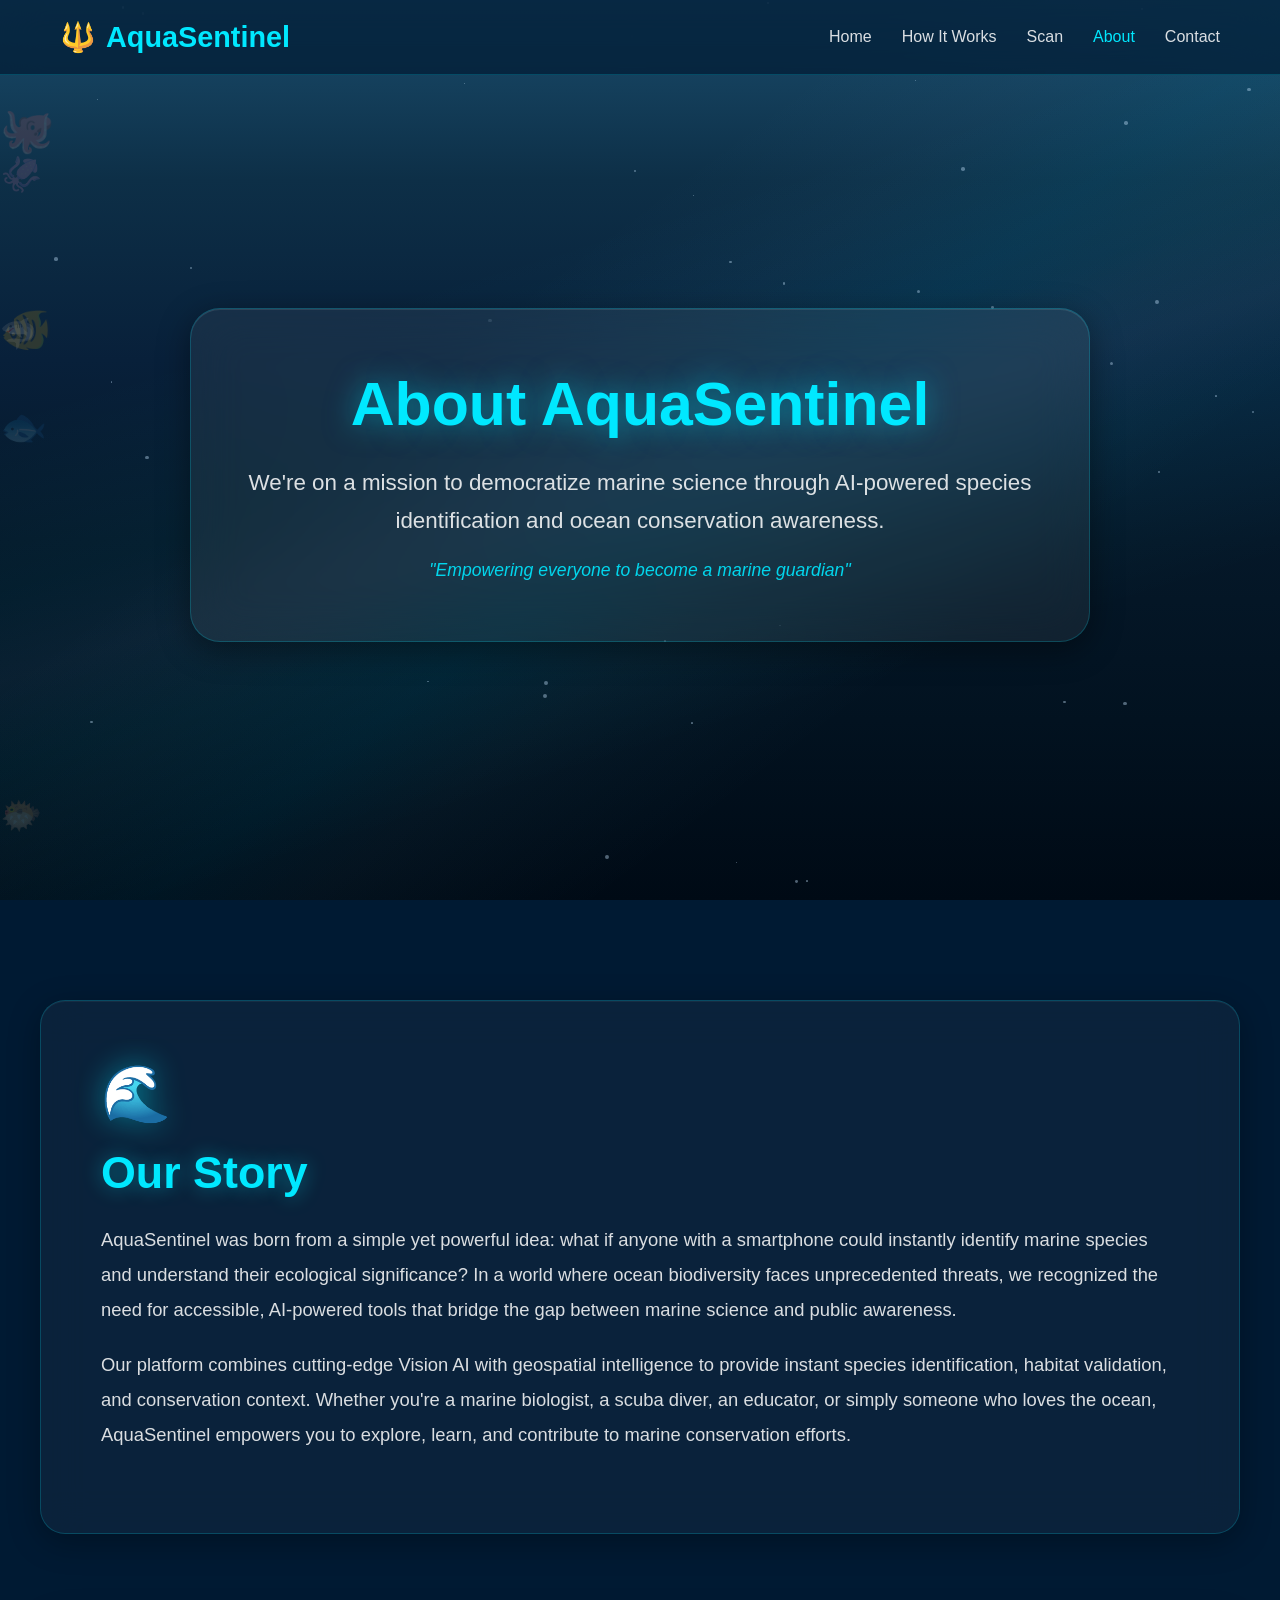
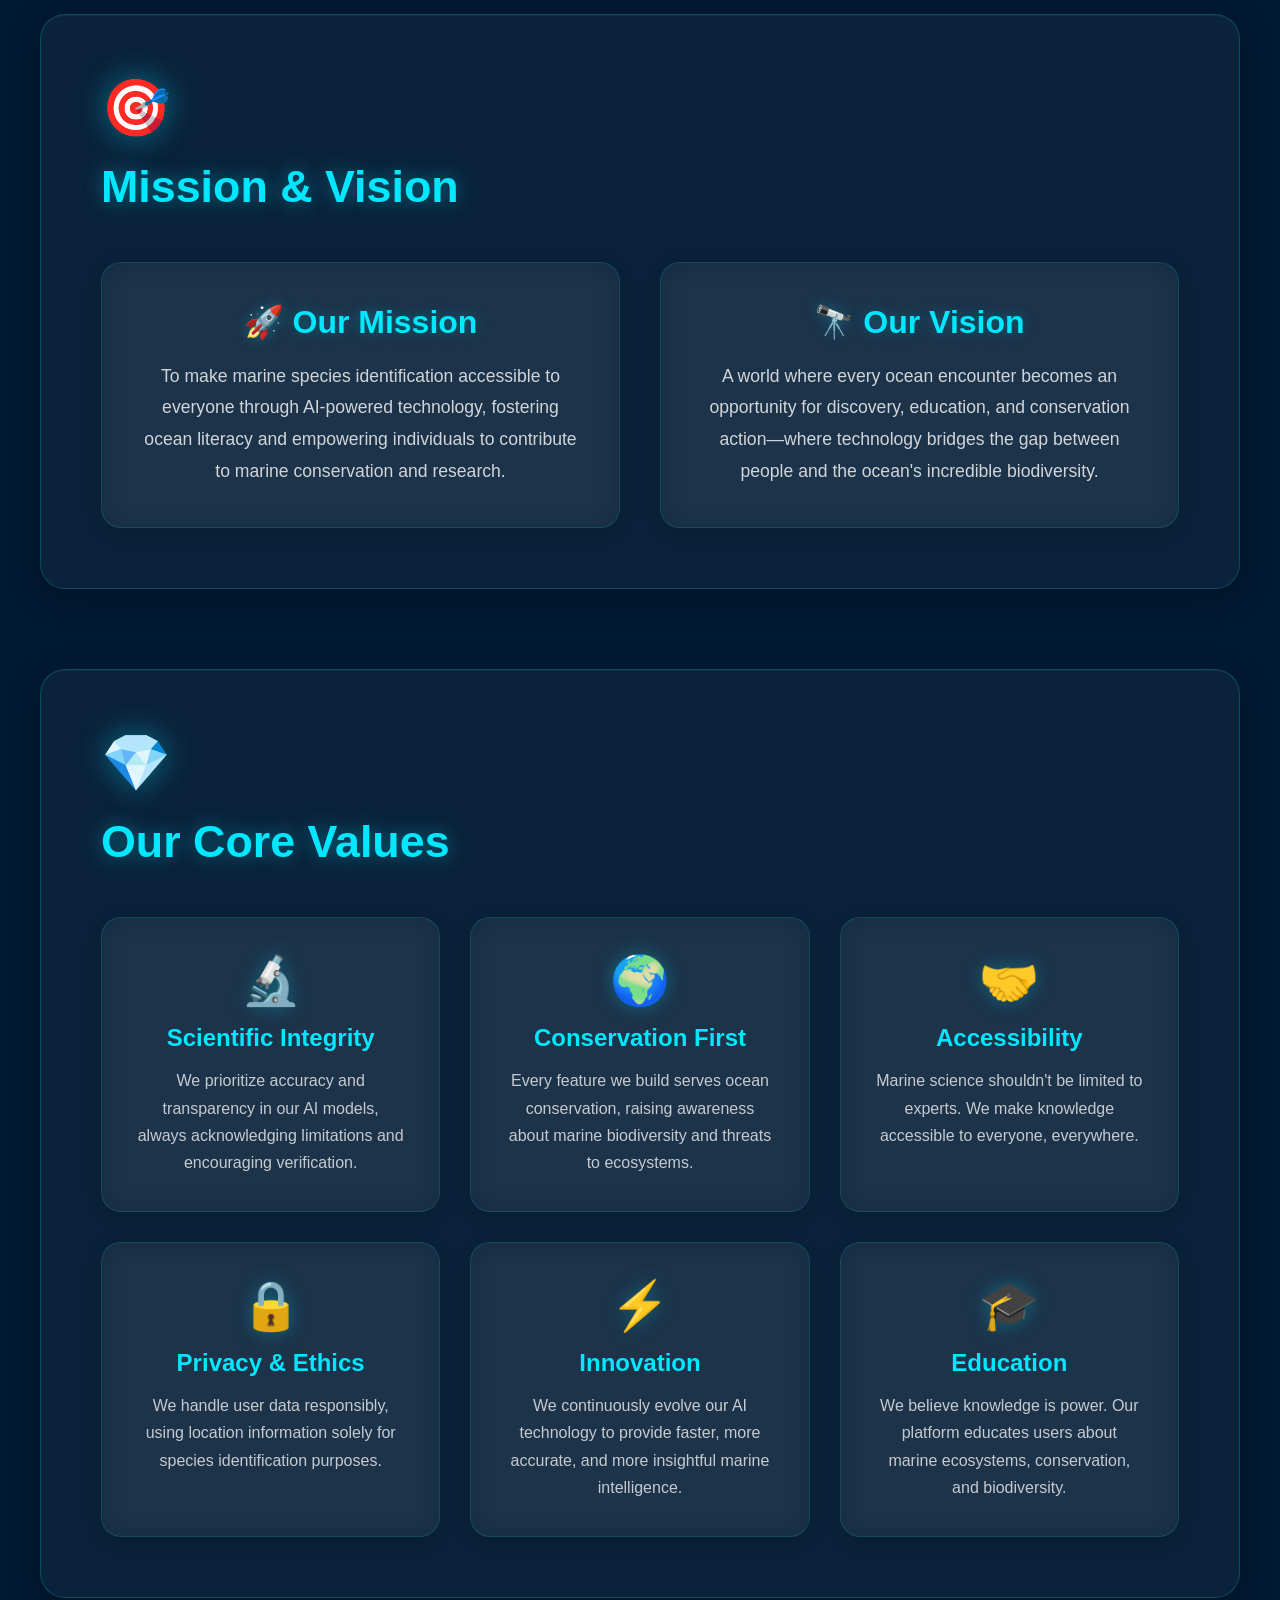
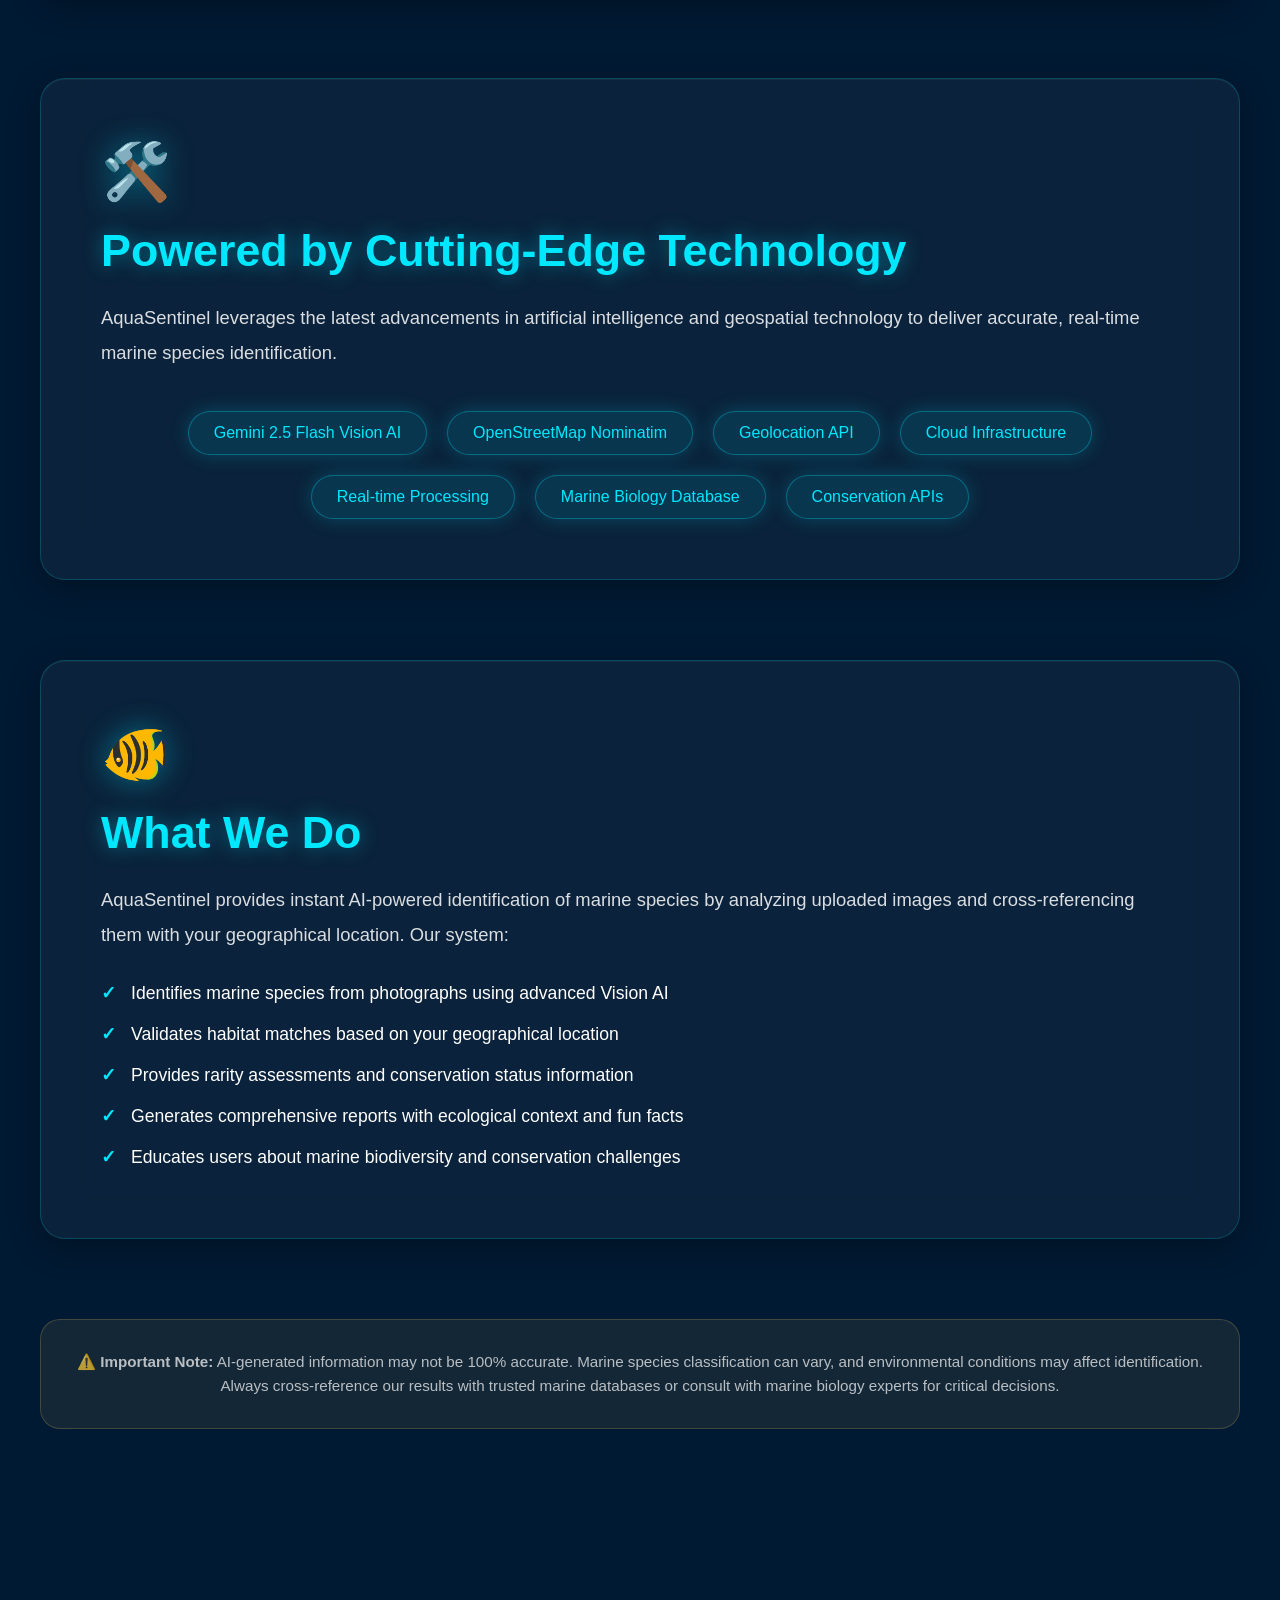
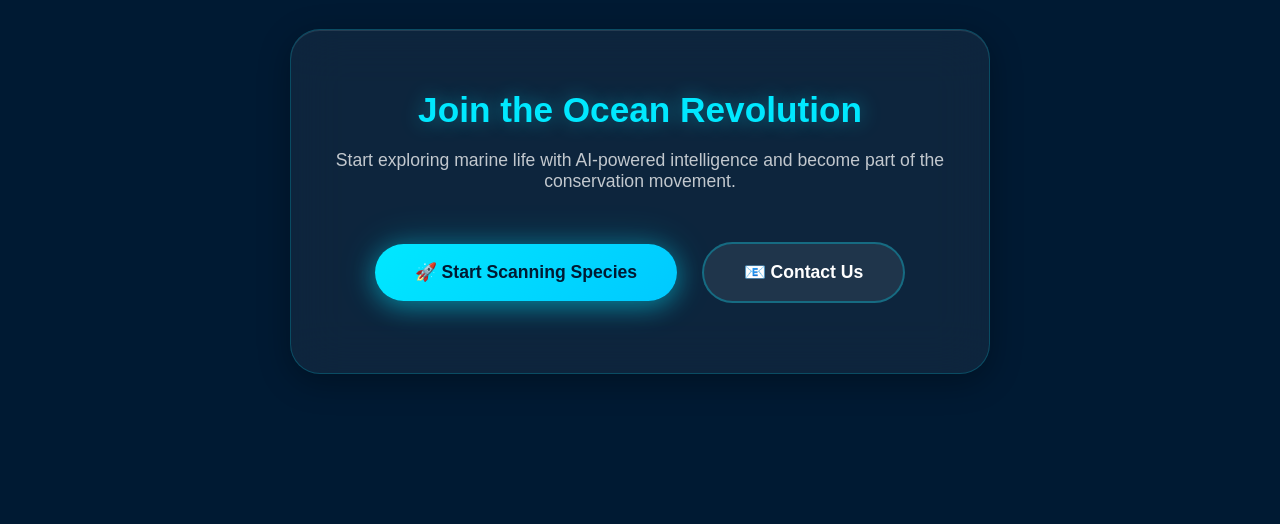
<file: templates/about.html>
<!DOCTYPE html>
<html lang="en">
<head>
    <meta charset="UTF-8">
    <meta name="viewport" content="width=device-width, initial-scale=1.0">
    <title>About Us - AquaSentinel</title>
    <style>
        * {
            margin: 0;
            padding: 0;
            box-sizing: border-box;
        }

        body {
            font-family: 'Segoe UI', Tahoma, Geneva, Verdana, sans-serif;
            color: #fff;
            overflow-x: hidden;
            background: #001a33;
        }

        /* UNDERWATER OCEAN BACKGROUND */
        .ocean-background {
            position: fixed;
            top: 0;
            left: 0;
            width: 100%;
            height: 100%;
            z-index: -1;
            background: linear-gradient(to bottom, 
                #1a4d6d 0%,
                #0d2f47 20%,
                #08203a 40%,
                #051829 60%,
                #021220 80%,
                #000a15 100%);
            overflow: hidden;
        }

        /* Sunlight rays coming through water */
        .sunlight-rays {
            position: absolute;
            top: -100px;
            left: -10%;
            width: 120%;
            height: 150%;
            background: 
                linear-gradient(165deg, 
                    transparent 30%, 
                    rgba(0, 232, 255, 0.04) 40%, 
                    rgba(100, 200, 255, 0.07) 45%, 
                    rgba(0, 232, 255, 0.05) 50%, 
                    transparent 60%),
                linear-gradient(145deg, 
                    transparent 35%, 
                    rgba(100, 200, 255, 0.03) 42%, 
                    rgba(0, 200, 255, 0.06) 48%, 
                    rgba(100, 220, 255, 0.04) 53%, 
                    transparent 62%);
            animation: water-rays 20s ease-in-out infinite;
            pointer-events: none;
        }

        @keyframes water-rays {
            0%, 100% { 
                transform: translateX(-5%) rotate(-2deg); 
                opacity: 0.7;
            }
            50% { 
                transform: translateX(5%) rotate(2deg); 
                opacity: 0.9;
            }
        }

        /* Floating bubbles */
        .bubbles {
            position: absolute;
            width: 100%;
            height: 100%;
            pointer-events: none;
        }

        .bubble {
            position: absolute;
            bottom: -100px;
            background: radial-gradient(circle at 30% 30%, 
                rgba(255, 255, 255, 0.4), 
                rgba(100, 200, 255, 0.1));
            border-radius: 50%;
            opacity: 0.6;
            animation: bubble-rise 15s infinite ease-in;
            box-shadow: inset 0 0 10px rgba(255, 255, 255, 0.3);
        }

        @keyframes bubble-rise {
            0% {
                transform: translateY(0) translateX(0) scale(0.5);
                opacity: 0;
            }
            10% {
                opacity: 0.6;
            }
            90% {
                opacity: 0.3;
            }
            100% {
                transform: translateY(-120vh) translateX(100px) scale(1);
                opacity: 0;
            }
        }

        /* Underwater particles */
        .particles {
            position: absolute;
            width: 100%;
            height: 100%;
        }

        .particle {
            position: absolute;
            background: rgba(200, 230, 255, 0.4);
            border-radius: 50%;
            animation: drift 25s infinite;
        }

        @keyframes drift {
            0% {
                transform: translate(0, 100vh) rotate(0deg);
                opacity: 0;
            }
            10% {
                opacity: 0.5;
            }
            90% {
                opacity: 0.3;
            }
            100% {
                transform: translate(50px, -20vh) rotate(360deg);
                opacity: 0;
            }
        }

        /* Fish silhouettes */
        .fish-container {
            position: absolute;
            width: 100%;
            height: 100%;
            pointer-events: none;
        }

        .fish {
            position: absolute;
            opacity: 0.15;
            animation: swim 30s infinite linear;
        }

        @keyframes swim {
            0% {
                transform: translateX(-100px) scaleX(1);
            }
            48% {
                transform: translateX(calc(100vw + 100px)) scaleX(1);
            }
            50% {
                transform: translateX(calc(100vw + 100px)) scaleX(-1);
            }
            98% {
                transform: translateX(-100px) scaleX(-1);
            }
            100% {
                transform: translateX(-100px) scaleX(1);
            }
        }

        /* Navigation */
        nav {
            position: fixed;
            top: 0;
            width: 100%;
            z-index: 1000;
            background: rgba(0, 26, 51, 0.7);
            backdrop-filter: blur(20px);
            border-bottom: 1px solid rgba(0, 232, 255, 0.2);
            padding: 20px 0;
        }

        nav .container {
            max-width: 1200px;
            margin: 0 auto;
            padding: 0 20px;
            display: flex;
            justify-content: space-between;
            align-items: center;
        }

        .logo {
            font-size: 1.8rem;
            font-weight: 700;
            color: #00E8FF;
            text-decoration: none;
            display: flex;
            align-items: center;
            gap: 10px;
        }

        .nav-links {
            display: flex;
            gap: 30px;
            list-style: none;
        }

        .nav-links a {
            color: rgba(255, 255, 255, 0.85);
            text-decoration: none;
            font-weight: 500;
            transition: color 0.3s ease;
        }

        .nav-links a:hover {
            color: #00E8FF;
        }

        .nav-links a.active {
            color: #00E8FF;
        }

        /* Main container */
        .container {
            position: relative;
            z-index: 1;
            max-width: 1200px;
            margin: 0 auto;
            padding: 0 20px;
        }

        /* Hero Section */
        .hero-section {
            min-height: 100vh;
            display: flex;
            flex-direction: column;
            justify-content: center;
            align-items: center;
            text-align: center;
            padding: 150px 20px 100px;
        }

        .hero-glass {
            background: rgba(255, 255, 255, 0.06);
            backdrop-filter: blur(25px);
            border: 1px solid rgba(0, 232, 255, 0.2);
            border-radius: 30px;
            padding: 60px 50px;
            box-shadow: 
                0 8px 32px rgba(0, 0, 0, 0.4),
                inset 0 1px 0 rgba(255, 255, 255, 0.1);
            max-width: 900px;
            animation: fade-in-up 1s ease-out;
        }

        @keyframes fade-in-up {
            from {
                opacity: 0;
                transform: translateY(30px);
            }
            to {
                opacity: 1;
                transform: translateY(0);
            }
        }

        h1 {
            font-size: 3.8rem;
            font-weight: 700;
            margin-bottom: 25px;
            color: #00E8FF;
            text-shadow: 0 0 30px rgba(0, 232, 255, 0.5);
        }

        .hero-subtitle {
            font-size: 1.4rem;
            color: rgba(255, 255, 255, 0.85);
            line-height: 1.7;
            margin-bottom: 20px;
        }

        .hero-tagline {
            font-size: 1.1rem;
            color: rgba(0, 232, 255, 0.9);
            font-style: italic;
            margin-top: 15px;
        }

        /* Content Sections */
        .content-section {
            padding: 100px 0;
        }

        .section-card {
            background: rgba(255, 255, 255, 0.04);
            backdrop-filter: blur(20px);
            border: 1px solid rgba(0, 232, 255, 0.2);
            border-radius: 25px;
            padding: 60px;
            margin-bottom: 80px;
            box-shadow: 
                0 8px 32px rgba(0, 0, 0, 0.3),
                inset 0 1px 0 rgba(255, 255, 255, 0.05);
            transition: all 0.3s ease;
            opacity: 0;
            transform: translateY(30px);
        }

        .section-card.visible {
            opacity: 1;
            transform: translateY(0);
        }

        .section-card:hover {
            transform: translateY(-5px);
            box-shadow: 
                0 15px 40px rgba(0, 232, 255, 0.25),
                inset 0 1px 0 rgba(255, 255, 255, 0.1);
        }

        h2 {
            font-size: 2.8rem;
            margin-bottom: 25px;
            color: #00E8FF;
            text-shadow: 0 0 20px rgba(0, 232, 255, 0.4);
        }

        .section-icon {
            font-size: 3.5rem;
            margin-bottom: 20px;
            display: inline-block;
            animation: float 3s ease-in-out infinite;
            filter: drop-shadow(0 0 15px rgba(0, 232, 255, 0.4));
        }

        @keyframes float {
            0%, 100% {
                transform: translateY(0);
            }
            50% {
                transform: translateY(-10px);
            }
        }

        .section-text {
            font-size: 1.15rem;
            line-height: 1.9;
            color: rgba(255, 255, 255, 0.85);
            margin-bottom: 20px;
        }

        /* Mission & Vision Grid */
        .mission-vision-grid {
            display: grid;
            grid-template-columns: repeat(auto-fit, minmax(350px, 1fr));
            gap: 40px;
            margin-top: 50px;
        }

        .mv-card {
            background: rgba(255, 255, 255, 0.04);
            backdrop-filter: blur(15px);
            border: 1px solid rgba(0, 232, 255, 0.15);
            border-radius: 20px;
            padding: 40px;
            text-align: center;
            box-shadow: 0 4px 20px rgba(0, 0, 0, 0.2);
            transition: all 0.3s ease;
        }

        .mv-card:hover {
            border-color: rgba(0, 232, 255, 0.4);
            transform: translateY(-5px);
            box-shadow: 0 8px 30px rgba(0, 232, 255, 0.2);
        }

        .mv-card h3 {
            font-size: 2rem;
            color: #00E8FF;
            margin-bottom: 20px;
            text-shadow: 0 0 15px rgba(0, 232, 255, 0.3);
        }

        .mv-card p {
            font-size: 1.1rem;
            line-height: 1.8;
            color: rgba(255, 255, 255, 0.8);
        }

        /* Values Section */
        .values-grid {
            display: grid;
            grid-template-columns: repeat(auto-fit, minmax(280px, 1fr));
            gap: 30px;
            margin-top: 50px;
        }

        .value-card {
            background: rgba(255, 255, 255, 0.04);
            backdrop-filter: blur(15px);
            border: 1px solid rgba(0, 232, 255, 0.15);
            border-radius: 20px;
            padding: 35px;
            text-align: center;
            transition: all 0.3s ease;
            box-shadow: 0 4px 20px rgba(0, 0, 0, 0.2);
        }

        .value-card:hover {
            border-color: rgba(0, 232, 255, 0.4);
            transform: translateY(-5px);
            box-shadow: 0 8px 30px rgba(0, 232, 255, 0.2);
        }

        .value-icon {
            font-size: 3rem;
            margin-bottom: 15px;
            filter: drop-shadow(0 0 10px rgba(0, 232, 255, 0.3));
        }

        .value-card h4 {
            font-size: 1.5rem;
            color: #00E8FF;
            margin-bottom: 15px;
        }

        .value-card p {
            font-size: 1rem;
            line-height: 1.7;
            color: rgba(255, 255, 255, 0.75);
        }

        /* Technology Stack */
        .tech-stack {
            display: flex;
            flex-wrap: wrap;
            gap: 20px;
            justify-content: center;
            margin-top: 40px;
        }

        .tech-badge {
            background: rgba(0, 232, 255, 0.1);
            border: 1px solid rgba(0, 232, 255, 0.3);
            padding: 12px 25px;
            border-radius: 50px;
            font-size: 1rem;
            color: #00E8FF;
            box-shadow: 0 0 20px rgba(0, 232, 255, 0.2);
            transition: all 0.3s ease;
        }

        .tech-badge:hover {
            background: rgba(0, 232, 255, 0.2);
            transform: scale(1.05);
            box-shadow: 0 0 30px rgba(0, 232, 255, 0.4);
        }

        /* Team Section */
        .team-intro {
            text-align: center;
            margin-bottom: 60px;
        }

        /* CTA Section */
        .cta-section {
            text-align: center;
            padding: 100px 20px 150px;
        }

        .cta-container {
            background: rgba(255, 255, 255, 0.05);
            backdrop-filter: blur(25px);
            border: 1px solid rgba(0, 232, 255, 0.2);
            border-radius: 30px;
            padding: 60px 40px;
            max-width: 700px;
            margin: 0 auto;
            box-shadow: 
                0 8px 32px rgba(0, 0, 0, 0.3),
                inset 0 1px 0 rgba(255, 255, 255, 0.1);
        }

        .cta-title {
            font-size: 2.2rem;
            margin-bottom: 20px;
            color: #00E8FF;
            text-shadow: 0 0 20px rgba(0, 232, 255, 0.4);
        }

        .cta-subtitle {
            font-size: 1.1rem;
            color: rgba(255, 255, 255, 0.75);
            margin-bottom: 40px;
        }

        .btn {
            padding: 18px 40px;
            border-radius: 50px;
            font-size: 1.1rem;
            font-weight: 600;
            text-decoration: none;
            display: inline-block;
            transition: all 0.3s ease;
            border: none;
            cursor: pointer;
            margin: 10px;
        }

        .btn-primary {
            background: linear-gradient(135deg, #00E8FF, #00C9FF);
            color: #001a33;
            box-shadow: 
                0 5px 25px rgba(0, 232, 255, 0.4),
                0 0 40px rgba(0, 232, 255, 0.2);
        }

        .btn-primary:hover {
            transform: translateY(-3px);
            box-shadow: 
                0 8px 30px rgba(0, 232, 255, 0.6),
                0 0 60px rgba(0, 232, 255, 0.4);
        }

        .btn-secondary {
            background: rgba(255, 255, 255, 0.08);
            color: #fff;
            border: 2px solid rgba(0, 232, 255, 0.3);
        }

        .btn-secondary:hover {
            background: rgba(255, 255, 255, 0.12);
            border-color: #00E8FF;
            box-shadow: 0 0 30px rgba(0, 232, 255, 0.3);
        }

        /* Disclaimer */
        .disclaimer {
            margin-top: 60px;
            padding: 30px;
            background: rgba(255, 200, 100, 0.08);
            backdrop-filter: blur(15px);
            border: 1px solid rgba(255, 200, 100, 0.2);
            border-radius: 20px;
            text-align: center;
        }

        .disclaimer p {
            font-size: 0.95rem;
            color: rgba(255, 255, 255, 0.7);
            line-height: 1.6;
        }

        /* Responsive */
        @media (max-width: 768px) {
            h1 {
                font-size: 2.5rem;
            }

            h2 {
                font-size: 2rem;
            }

            .hero-glass {
                padding: 40px 30px;
            }

            .section-card {
                padding: 40px 25px;
            }

            .mission-vision-grid,
            .values-grid {
                grid-template-columns: 1fr;
            }

            .nav-links {
                display: none;
            }

            .logo {
                font-size: 1.5rem;
            }
        }
    </style>
</head>
<body>
    <!-- Underwater Ocean Background -->
    <div class="ocean-background">
        <div class="sunlight-rays"></div>
        <div class="bubbles" id="bubbles"></div>
        <div class="particles" id="particles"></div>
        <div class="fish-container" id="fish-container"></div>
    </div>

    <!-- Navigation Bar -->
    <nav>
        <div class="container">
            <a href="#" class="logo">
                <span>🔱</span>
                AquaSentinel
            </a>
            <ul class="nav-links">
                <li><a href="#">Home</a></li>
                <li><a href="#">How It Works</a></li>
                <li><a href="#">Scan</a></li>
                <li><a href="#" class="active">About</a></li>
                <li><a href="#">Contact</a></li>
            </ul>
        </div>
    </nav>

    <!-- Hero Section -->
    <div class="hero-section">
        <div class="container">
            <div class="hero-glass">
                <h1>About AquaSentinel</h1>
                <p class="hero-subtitle">
                    We're on a mission to democratize marine science through AI-powered species identification and ocean conservation awareness.
                </p>
                <p class="hero-tagline">
                    "Empowering everyone to become a marine guardian"
                </p>
            </div>
        </div>
    </div>

    <!-- Content Sections -->
    <div class="container content-section">
        
        <!-- Our Story -->
        <div class="section-card">
            <div class="section-icon">🌊</div>
            <h2>Our Story</h2>
            <p class="section-text">
                AquaSentinel was born from a simple yet powerful idea: what if anyone with a smartphone could instantly identify marine species and understand their ecological significance? In a world where ocean biodiversity faces unprecedented threats, we recognized the need for accessible, AI-powered tools that bridge the gap between marine science and public awareness.
            </p>
            <p class="section-text">
                Our platform combines cutting-edge Vision AI with geospatial intelligence to provide instant species identification, habitat validation, and conservation context. Whether you're a marine biologist, a scuba diver, an educator, or simply someone who loves the ocean, AquaSentinel empowers you to explore, learn, and contribute to marine conservation efforts.
            </p>
        </div>

        <!-- Mission & Vision -->
        <div class="section-card">
            <div class="section-icon">🎯</div>
            <h2>Mission & Vision</h2>
            <div class="mission-vision-grid">
                <div class="mv-card">
                    <h3>🚀 Our Mission</h3>
                    <p>
                        To make marine species identification accessible to everyone through AI-powered technology, fostering ocean literacy and empowering individuals to contribute to marine conservation and research.
                    </p>
                </div>
                <div class="mv-card">
                    <h3>🔭 Our Vision</h3>
                    <p>
                        A world where every ocean encounter becomes an opportunity for discovery, education, and conservation action—where technology bridges the gap between people and the ocean's incredible biodiversity.
                    </p>
                </div>
            </div>
        </div>

        <!-- Our Values -->
        <div class="section-card">
            <div class="section-icon">💎</div>
            <h2>Our Core Values</h2>
            <div class="values-grid">
                <div class="value-card">
                    <div class="value-icon">🔬</div>
                    <h4>Scientific Integrity</h4>
                    <p>We prioritize accuracy and transparency in our AI models, always acknowledging limitations and encouraging verification.</p>
                </div>
                <div class="value-card">
                    <div class="value-icon">🌍</div>
                    <h4>Conservation First</h4>
                    <p>Every feature we build serves ocean conservation, raising awareness about marine biodiversity and threats to ecosystems.</p>
                </div>
                <div class="value-card">
                    <div class="value-icon">🤝</div>
                    <h4>Accessibility</h4>
                    <p>Marine science shouldn't be limited to experts. We make knowledge accessible to everyone, everywhere.</p>
                </div>
                <div class="value-card">
                    <div class="value-icon">🔒</div>
                    <h4>Privacy & Ethics</h4>
                    <p>We handle user data responsibly, using location information solely for species identification purposes.</p>
                </div>
                <div class="value-card">
                    <div class="value-icon">⚡</div>
                    <h4>Innovation</h4>
                    <p>We continuously evolve our AI technology to provide faster, more accurate, and more insightful marine intelligence.</p>
                </div>
                <div class="value-card">
                    <div class="value-icon">🎓</div>
                    <h4>Education</h4>
                    <p>We believe knowledge is power. Our platform educates users about marine ecosystems, conservation, and biodiversity.</p>
                </div>
            </div>
        </div>

        <!-- Technology Stack -->
        <div class="section-card">
            <div class="section-icon">🛠️</div>
            <h2>Powered by Cutting-Edge Technology</h2>
            <p class="section-text">
                AquaSentinel leverages the latest advancements in artificial intelligence and geospatial technology to deliver accurate, real-time marine species identification.
            </p>
            <div class="tech-stack">
                <div class="tech-badge">Gemini 2.5 Flash Vision AI</div>
                <div class="tech-badge">OpenStreetMap Nominatim</div>
                <div class="tech-badge">Geolocation API</div>
                <div class="tech-badge">Cloud Infrastructure</div>
                <div class="tech-badge">Real-time Processing</div>
                <div class="tech-badge">Marine Biology Database</div>
                <div class="tech-badge">Conservation APIs</div>
            </div>
        </div>

        <!-- What We Do -->
        <div class="section-card">
            <div class="section-icon">🐠</div>
            <h2>What We Do</h2>
            <p class="section-text">
                AquaSentinel provides instant AI-powered identification of marine species by analyzing uploaded images and cross-referencing them with your geographical location. Our system:
            </p>
            <ul style="list-style: none; margin-top: 20px;">
                <li style="padding: 10px 0; padding-left: 30px; position: relative; font-size: 1.1rem;">
                    <span style="position: absolute; left: 0; color: #00E8FF; font-weight: bold;">✓</span>
                    Identifies marine species from photographs using advanced Vision AI
                </li>
                <li style="padding: 10px 0; padding-left: 30px; position: relative; font-size: 1.1rem;">
                    <span style="position: absolute; left: 0; color: #00E8FF; font-weight: bold;">✓</span>
                    Validates habitat matches based on your geographical location
                </li>
                <li style="padding: 10px 0; padding-left: 30px; position: relative; font-size: 1.1rem;">
                    <span style="position: absolute; left: 0; color: #00E8FF; font-weight: bold;">✓</span>
                    Provides rarity assessments and conservation status information
                </li>
                <li style="padding: 10px 0; padding-left: 30px; position: relative; font-size: 1.1rem;">
                    <span style="position: absolute; left: 0; color: #00E8FF; font-weight: bold;">✓</span>
                    Generates comprehensive reports with ecological context and fun facts
                </li>
                <li style="padding: 10px 0; padding-left: 30px; position: relative; font-size: 1.1rem;">
                    <span style="position: absolute; left: 0; color: #00E8FF; font-weight: bold;">✓</span>
                    Educates users about marine biodiversity and conservation challenges
                </li>
            </ul>
        </div>

        <!-- Disclaimer -->
        <div class="disclaimer">
            <p>
                <strong>⚠️ Important Note:</strong> AI-generated information may not be 100% accurate. Marine species classification can vary, and environmental conditions may affect identification. Always cross-reference our results with trusted marine databases or consult with marine biology experts for critical decisions.
            </p>
        </div>

    </div>

    <!-- CTA Section -->
    <div class="cta-section">
        <div class="container">
            <div class="cta-container">
                <h2 class="cta-title">Join the Ocean Revolution</h2>
                <p class="cta-subtitle">
                    Start exploring marine life with AI-powered intelligence and become part of the conservation movement.
                </p>
                <div>
                    <a href="#" class="btn btn-primary">🚀 Start Scanning Species</a>
                    <a href="#" class="btn btn-secondary">📧 Contact Us</a>
                </div>
            </div>
        </div>
    </div>

    <script>
        // Generate floating bubbles
        function createBubbles() {
            const bubblesContainer = document.getElementById('bubbles');
            const bubbleCount = 25;

            for (let i = 0; i < bubbleCount; i++) {
                const bubble = document.createElement('div');
                bubble.className = 'bubble';
                
                const size = Math.random() * 20 + 5;
                bubble.style.width = size + 'px';
                bubble.style.height = size + 'px';
                bubble.style.left = Math.random() * 100 + '%';
                bubble.style.animationDelay = Math.random() * 10 + 's';
                bubble.style.animationDuration = (Math.random() * 10 + 10) + 's';
                
                bubblesContainer.appendChild(bubble);
            }
        }

        // Generate underwater particles
        function createParticles() {
            const particlesContainer = document.getElementById('particles');
            const particleCount = 50;

            for (let i = 0; i < particleCount; i++) {
                const particle = document.createElement('div');
                particle.className = 'particle';
                
                const size = Math.random() * 3 + 1;
                particle.style.width = size + 'px';
                particle.style.height = size + 'px';
                particle.style.left = Math.random() * 100 + '%';
                particle.style.top = Math.random() * 100 + '%';
                particle.style.animationDelay = Math.random() * 20 + 's';
                particle.style.animationDuration = (Math.random() * 20 + 20) + 's';
                
                particlesContainer.appendChild(particle);
            }
        }

        // Generate swimming fish
        function createFish() {
            const fishContainer = document.getElementById('fish-container');
            const fishCount = 6;
            const fishEmojis = ['🐟', '🐠', '🐡', '🦈', '🐙', '🦑'];

            for (let i = 0; i < fishCount; i++) {
                const fish = document.createElement('div');
                fish.className = 'fish';
                fish.textContent = fishEmojis[i % fishEmojis.length];
                fish.style.fontSize = (Math.random() * 20 + 25) + 'px';
                fish.style.top = (Math.random() * 80 + 10) + '%';
                fish.style.animationDelay = (Math.random() * 10) + 's';
                fish.style.animationDuration = (Math.random() * 20 + 25) + 's';
                
                fishContainer.appendChild(fish);
            }
        }

        // Scroll animations
        function initScrollAnimations() {
            const cards = document.querySelectorAll('.section-card');
            
            const observer = new IntersectionObserver((entries) => {
                entries.forEach(entry => {
                    if (entry.isIntersecting) {
                        entry.target.classList.add('visible');
                    }
                });
            }, {
                threshold: 0.1,
                rootMargin: '0px 0px -50px 0px'
            });

            cards.forEach(card => observer.observe(card));
        }

        // Parallax effect
        function initParallax() {
            window.addEventListener('scroll', () => {
                const scrolled = window.pageYOffset;
                const sunlightRays = document.querySelector('.sunlight-rays');
                
                if (sunlightRays) {
                    sunlightRays.style.transform = `translateY(${scrolled * 0.2}px) rotate(-2deg)`;
                }
            });
        }

        // Initialize
        document.addEventListener('DOMContentLoaded', () => {
            createBubbles();
            createParticles();
            createFish();
            initScrollAnimations();
            initParallax();
        });

        // Smooth scroll
        document.querySelectorAll('a[href^="#"]').forEach(anchor => {
            anchor.addEventListener('click', function (e) {
                e.preventDefault();
                const target = document.querySelector(this.getAttribute('href'));
                if (target) {
                    target.scrollIntoView({ behavior: 'smooth', block: 'start' });
                }
            });
        });
    </script>
</body>
</html>
</file>
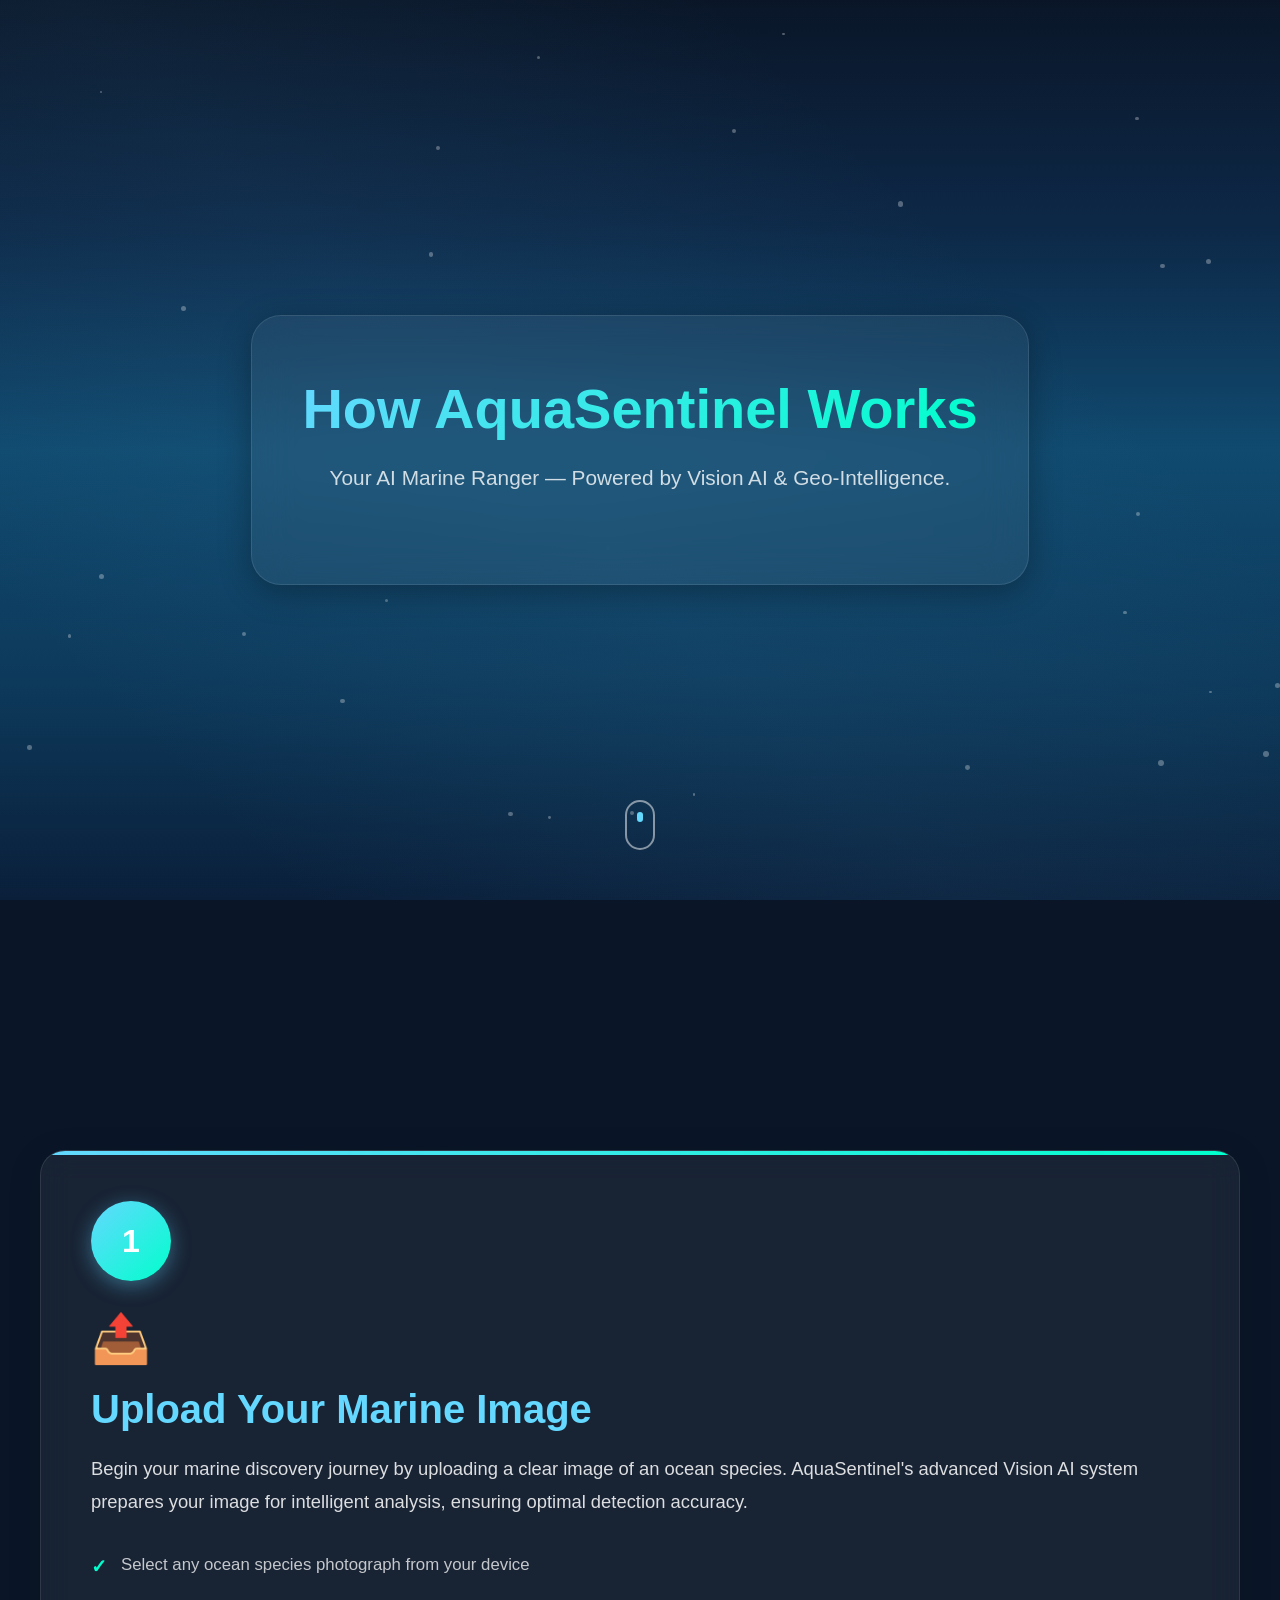
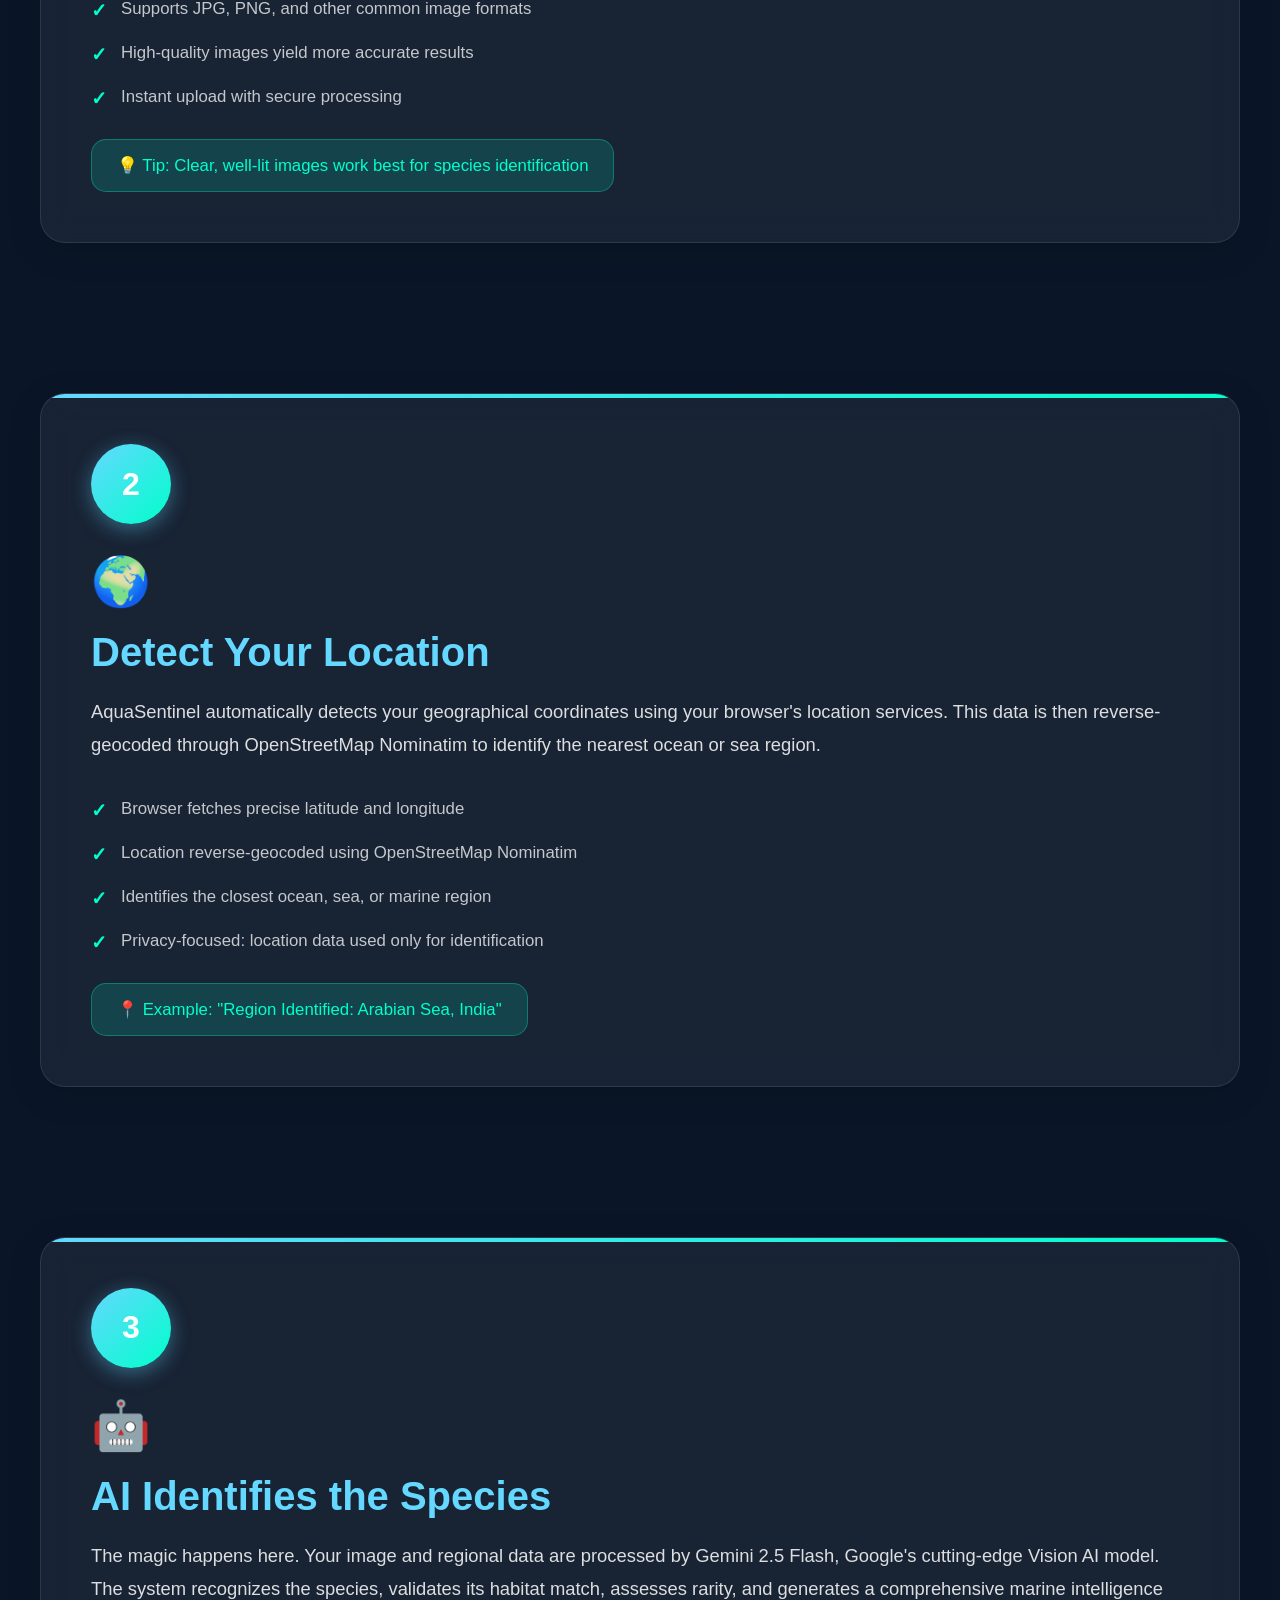
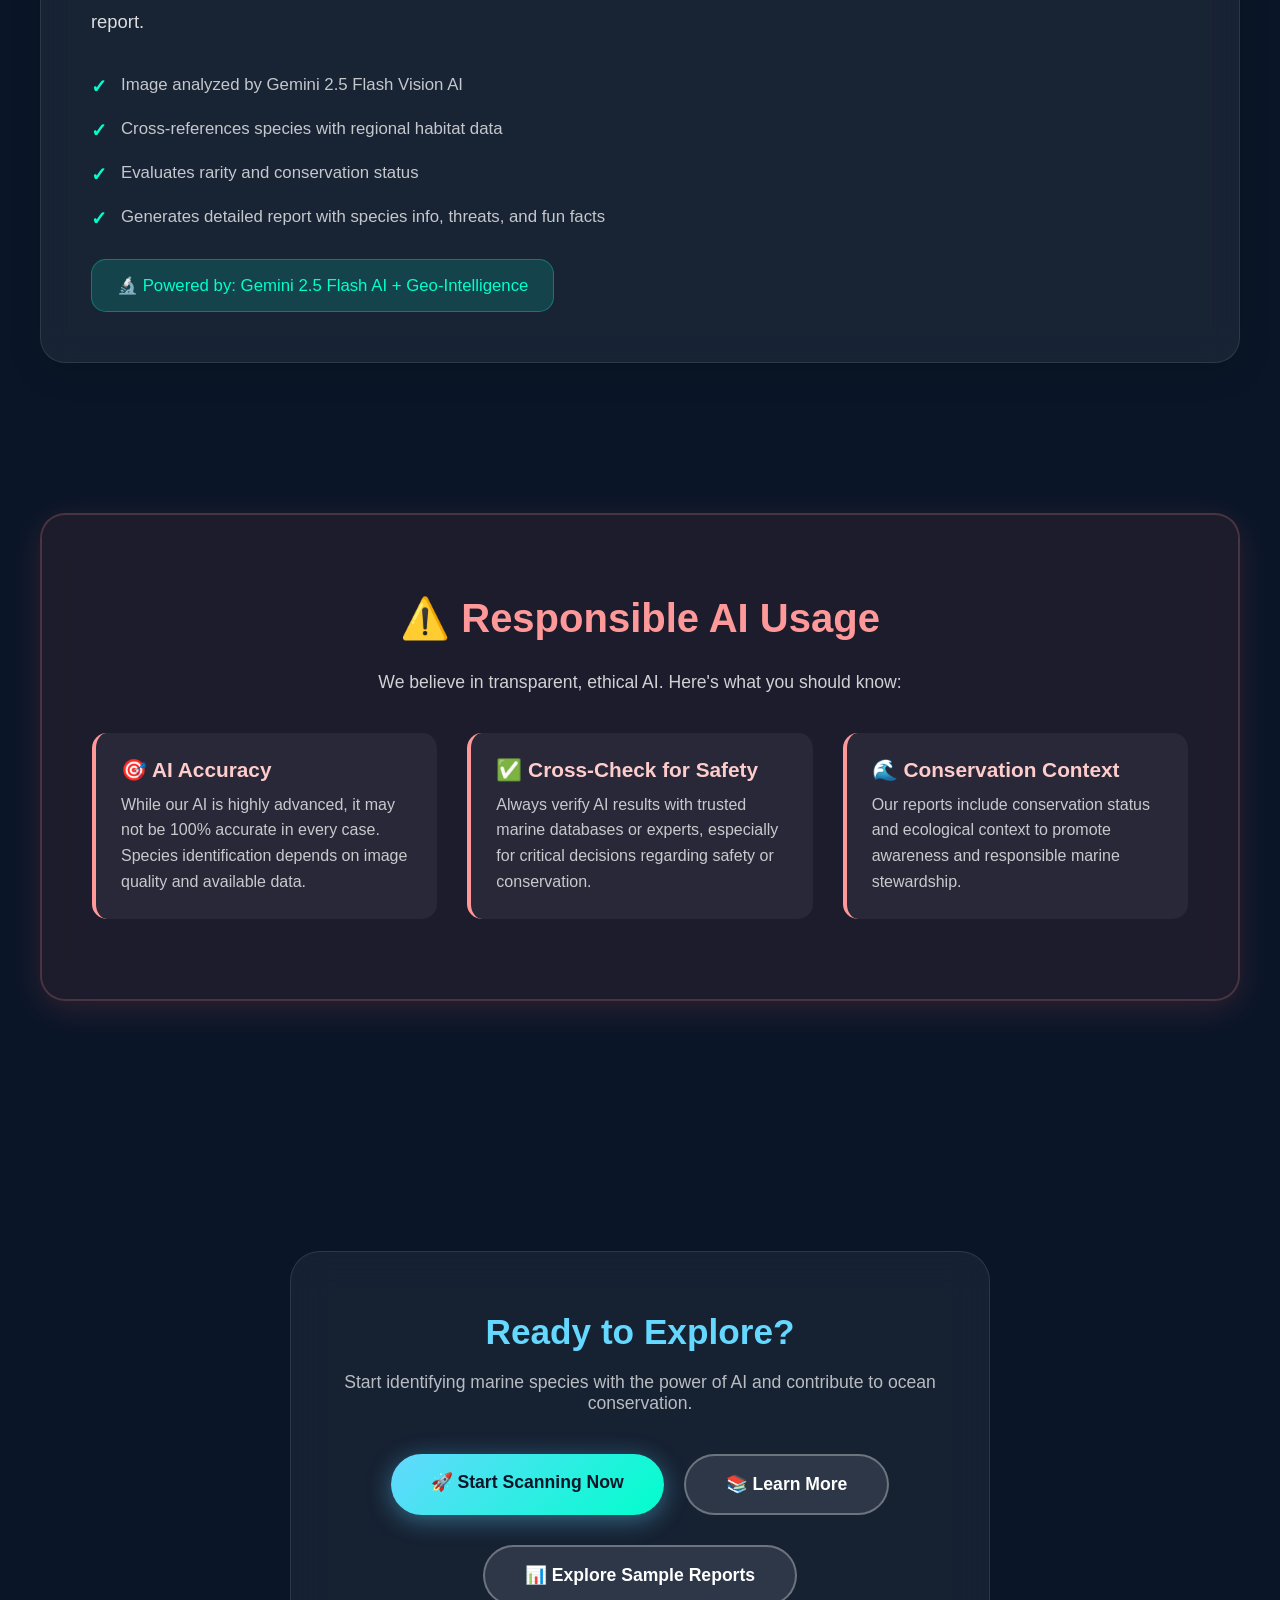
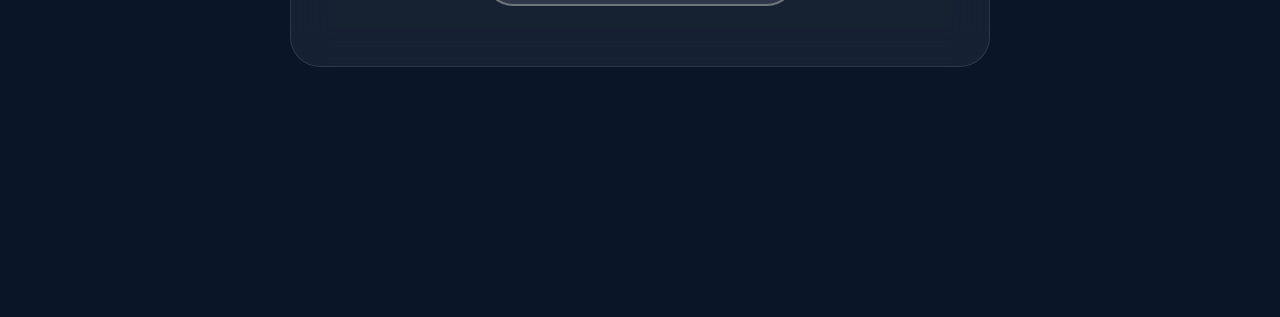
<file: templates/howitworks.html>
<!DOCTYPE html>
<html lang="en">
<head>
    <meta charset="UTF-8">
    <meta name="viewport" content="width=device-width, initial-scale=1.0">
    <title>How It Works - AquaSentinel</title>
    <style>
        * {
            margin: 0;
            padding: 0;
            box-sizing: border-box;
        }

        body {
            font-family: 'Segoe UI', Tahoma, Geneva, Verdana, sans-serif;
            color: #fff;
            overflow-x: hidden;
            background: #0a1628;
        }

        /* Animated underwater background */
        .ocean-background {
            position: fixed;
            top: 0;
            left: 0;
            width: 100%;
            height: 100%;
            z-index: -1;
            background: linear-gradient(to bottom, 
                #0a1628 0%, 
                #0d2847 25%, 
                #104a6f 50%, 
                #0d3a5c 75%, 
                #0a1f3a 100%);
            overflow: hidden;
        }

        /* Animated light rays */
        .light-rays {
            position: absolute;
            top: -50%;
            left: -10%;
            width: 120%;
            height: 200%;
            background: 
                linear-gradient(45deg, 
                    transparent 40%, 
                    rgba(100, 200, 255, 0.03) 45%, 
                    rgba(100, 200, 255, 0.05) 50%, 
                    rgba(100, 200, 255, 0.03) 55%, 
                    transparent 60%);
            background-size: 200% 200%;
            animation: light-sweep 15s ease-in-out infinite;
        }

        @keyframes light-sweep {
            0%, 100% { transform: translateX(-10%) translateY(-10%) rotate(0deg); }
            50% { transform: translateX(10%) translateY(10%) rotate(2deg); }
        }

        /* Floating particles */
        .particles {
            position: absolute;
            width: 100%;
            height: 100%;
        }

        .particle {
            position: absolute;
            background: rgba(255, 255, 255, 0.3);
            border-radius: 50%;
            animation: float-up 20s infinite;
        }

        @keyframes float-up {
            0% {
                transform: translateY(100vh) translateX(0) scale(0);
                opacity: 0;
            }
            10% {
                opacity: 1;
            }
            90% {
                opacity: 1;
            }
            100% {
                transform: translateY(-20vh) translateX(50px) scale(1);
                opacity: 0;
            }
        }

        /* Main container */
        .container {
            position: relative;
            z-index: 1;
            max-width: 1200px;
            margin: 0 auto;
            padding: 0 20px;
        }

        /* Header section */
        .header-section {
            min-height: 100vh;
            display: flex;
            flex-direction: column;
            justify-content: center;
            align-items: center;
            text-align: center;
            padding: 100px 20px;
        }

        .header-glass {
            background: rgba(255, 255, 255, 0.05);
            backdrop-filter: blur(20px);
            border: 1px solid rgba(255, 255, 255, 0.1);
            border-radius: 30px;
            padding: 60px 50px;
            box-shadow: 0 8px 32px rgba(0, 0, 0, 0.3);
            max-width: 800px;
            animation: fade-in-up 1s ease-out;
        }

        @keyframes fade-in-up {
            from {
                opacity: 0;
                transform: translateY(30px);
            }
            to {
                opacity: 1;
                transform: translateY(0);
            }
        }

        h1 {
            font-size: 3.5rem;
            font-weight: 700;
            margin-bottom: 20px;
            background: linear-gradient(135deg, #64d8ff, #00ffcc);
            -webkit-background-clip: text;
            -webkit-text-fill-color: transparent;
            background-clip: text;
        }

        .subtitle {
            font-size: 1.3rem;
            color: rgba(255, 255, 255, 0.8);
            line-height: 1.6;
            margin-bottom: 30px;
        }

        /* Step sections */
        .steps-container {
            padding: 100px 0;
        }

        .step {
            margin: 150px 0;
            opacity: 0;
            transform: translateY(50px);
            transition: all 0.8s ease-out;
        }

        .step.visible {
            opacity: 1;
            transform: translateY(0);
        }

        .step-card {
            background: rgba(255, 255, 255, 0.06);
            backdrop-filter: blur(15px);
            border: 1px solid rgba(255, 255, 255, 0.1);
            border-radius: 25px;
            padding: 50px;
            box-shadow: 0 8px 32px rgba(0, 0, 0, 0.2);
            position: relative;
            overflow: hidden;
            transition: transform 0.3s ease, box-shadow 0.3s ease;
        }

        .step-card:hover {
            transform: translateY(-10px);
            box-shadow: 0 15px 40px rgba(100, 216, 255, 0.2);
        }

        .step-card::before {
            content: '';
            position: absolute;
            top: 0;
            left: 0;
            width: 100%;
            height: 4px;
            background: linear-gradient(90deg, #64d8ff, #00ffcc);
        }

        .step-number {
            display: inline-block;
            width: 80px;
            height: 80px;
            background: linear-gradient(135deg, #64d8ff, #00ffcc);
            border-radius: 50%;
            display: flex;
            align-items: center;
            justify-content: center;
            font-size: 2rem;
            font-weight: 700;
            margin-bottom: 30px;
            box-shadow: 0 5px 20px rgba(100, 216, 255, 0.4);
            animation: pulse-glow 2s ease-in-out infinite;
        }

        @keyframes pulse-glow {
            0%, 100% {
                box-shadow: 0 5px 20px rgba(100, 216, 255, 0.4);
            }
            50% {
                box-shadow: 0 5px 30px rgba(100, 216, 255, 0.7);
            }
        }

        .step-icon {
            font-size: 3rem;
            margin-bottom: 20px;
            display: inline-block;
            animation: float 3s ease-in-out infinite;
        }

        @keyframes float {
            0%, 100% {
                transform: translateY(0);
            }
            50% {
                transform: translateY(-10px);
            }
        }

        h2 {
            font-size: 2.5rem;
            margin-bottom: 20px;
            color: #64d8ff;
        }

        .step-description {
            font-size: 1.15rem;
            line-height: 1.8;
            color: rgba(255, 255, 255, 0.85);
            margin-bottom: 20px;
        }

        .step-features {
            list-style: none;
            margin-top: 25px;
        }

        .step-features li {
            padding: 12px 0;
            padding-left: 30px;
            position: relative;
            font-size: 1.05rem;
            color: rgba(255, 255, 255, 0.75);
        }

        .step-features li::before {
            content: '✓';
            position: absolute;
            left: 0;
            color: #00ffcc;
            font-weight: bold;
            font-size: 1.2rem;
        }

        .example-tag {
            display: inline-block;
            background: rgba(0, 255, 204, 0.15);
            border: 1px solid rgba(0, 255, 204, 0.3);
            padding: 15px 25px;
            border-radius: 15px;
            margin-top: 20px;
            font-size: 1.05rem;
            color: #00ffcc;
        }

        /* Responsible AI section */
        .responsible-ai {
            margin: 150px 0;
            padding: 80px 50px;
            background: rgba(255, 100, 100, 0.08);
            backdrop-filter: blur(15px);
            border: 2px solid rgba(255, 150, 150, 0.2);
            border-radius: 25px;
            box-shadow: 0 8px 32px rgba(255, 100, 100, 0.15);
        }

        .responsible-ai h2 {
            color: #ff9999;
            text-align: center;
            margin-bottom: 30px;
        }

        .responsible-ai-content {
            display: grid;
            grid-template-columns: repeat(auto-fit, minmax(280px, 1fr));
            gap: 30px;
            margin-top: 40px;
        }

        .ai-point {
            background: rgba(255, 255, 255, 0.05);
            padding: 25px;
            border-radius: 15px;
            border-left: 4px solid #ff9999;
        }

        .ai-point h3 {
            color: #ffcccc;
            margin-bottom: 10px;
            font-size: 1.3rem;
        }

        .ai-point p {
            color: rgba(255, 255, 255, 0.75);
            line-height: 1.6;
        }

        /* CTA Section */
        .cta-section {
            text-align: center;
            padding: 100px 20px 150px;
        }

        .cta-container {
            background: rgba(255, 255, 255, 0.05);
            backdrop-filter: blur(20px);
            border: 1px solid rgba(255, 255, 255, 0.1);
            border-radius: 30px;
            padding: 60px 40px;
            max-width: 700px;
            margin: 0 auto;
        }

        .cta-title {
            font-size: 2.2rem;
            margin-bottom: 20px;
            color: #64d8ff;
        }

        .cta-subtitle {
            font-size: 1.1rem;
            color: rgba(255, 255, 255, 0.7);
            margin-bottom: 40px;
        }

        .cta-buttons {
            display: flex;
            gap: 20px;
            justify-content: center;
            flex-wrap: wrap;
        }

        .btn {
            padding: 18px 40px;
            border-radius: 50px;
            font-size: 1.1rem;
            font-weight: 600;
            text-decoration: none;
            display: inline-block;
            transition: all 0.3s ease;
            border: none;
            cursor: pointer;
        }

        .btn-primary {
            background: linear-gradient(135deg, #64d8ff, #00ffcc);
            color: #0a1628;
            box-shadow: 0 5px 25px rgba(100, 216, 255, 0.4);
        }

        .btn-primary:hover {
            transform: translateY(-3px);
            box-shadow: 0 8px 30px rgba(100, 216, 255, 0.6);
        }

        .btn-secondary {
            background: rgba(255, 255, 255, 0.1);
            color: #fff;
            border: 2px solid rgba(255, 255, 255, 0.3);
        }

        .btn-secondary:hover {
            background: rgba(255, 255, 255, 0.15);
            border-color: #64d8ff;
        }

        /* Responsive design */
        @media (max-width: 768px) {
            h1 {
                font-size: 2.5rem;
            }

            .subtitle {
                font-size: 1.1rem;
            }

            .header-glass {
                padding: 40px 30px;
            }

            .step-card {
                padding: 30px 25px;
            }

            h2 {
                font-size: 2rem;
            }

            .responsible-ai {
                padding: 50px 30px;
            }

            .cta-buttons {
                flex-direction: column;
            }

            .btn {
                width: 100%;
            }
        }

        /* Scroll indicator */
        .scroll-indicator {
            position: absolute;
            bottom: 50px;
            left: 50%;
            transform: translateX(-50%);
            animation: bounce 2s infinite;
        }

        @keyframes bounce {
            0%, 100% {
                transform: translateX(-50%) translateY(0);
            }
            50% {
                transform: translateX(-50%) translateY(10px);
            }
        }

        .scroll-indicator span {
            display: block;
            width: 30px;
            height: 50px;
            border: 2px solid rgba(255, 255, 255, 0.5);
            border-radius: 25px;
            position: relative;
        }

        .scroll-indicator span::before {
            content: '';
            position: absolute;
            top: 10px;
            left: 50%;
            width: 6px;
            height: 10px;
            background: #64d8ff;
            border-radius: 3px;
            transform: translateX(-50%);
            animation: scroll-down 2s infinite;
        }

        @keyframes scroll-down {
            0% {
                opacity: 1;
                transform: translateX(-50%) translateY(0);
            }
            100% {
                opacity: 0;
                transform: translateX(-50%) translateY(20px);
            }
        }
    </style>
</head>
<body>
    <!-- Underwater background -->
    <div class="ocean-background">
        <div class="light-rays"></div>
        <div class="particles" id="particles"></div>
    </div>

    <!-- Header Section -->
    <div class="header-section">
        <div class="container">
            <div class="header-glass">
                <h1>How AquaSentinel Works</h1>
                <p class="subtitle">Your AI Marine Ranger — Powered by Vision AI & Geo-Intelligence.</p>
            </div>
        </div>
        <div class="scroll-indicator">
            <span></span>
        </div>
    </div>

    <!-- Steps Container -->
    <div class="container steps-container">
        
        <!-- Step 1: Upload Image -->
        <div class="step" data-step="1">
            <div class="step-card">
                <div class="step-number">1</div>
                <div class="step-icon">📤</div>
                <h2>Upload Your Marine Image</h2>
                <p class="step-description">
                    Begin your marine discovery journey by uploading a clear image of an ocean species. 
                    AquaSentinel's advanced Vision AI system prepares your image for intelligent analysis, 
                    ensuring optimal detection accuracy.
                </p>
                <ul class="step-features">
                    <li>Select any ocean species photograph from your device</li>
                    <li>Supports JPG, PNG, and other common image formats</li>
                    <li>High-quality images yield more accurate results</li>
                    <li>Instant upload with secure processing</li>
                </ul>
                <div class="example-tag">
                    💡 Tip: Clear, well-lit images work best for species identification
                </div>
            </div>
        </div>

        <!-- Step 2: Detect Location -->
        <div class="step" data-step="2">
            <div class="step-card">
                <div class="step-number">2</div>
                <div class="step-icon">🌍</div>
                <h2>Detect Your Location</h2>
                <p class="step-description">
                    AquaSentinel automatically detects your geographical coordinates using your browser's 
                    location services. This data is then reverse-geocoded through OpenStreetMap Nominatim 
                    to identify the nearest ocean or sea region.
                </p>
                <ul class="step-features">
                    <li>Browser fetches precise latitude and longitude</li>
                    <li>Location reverse-geocoded using OpenStreetMap Nominatim</li>
                    <li>Identifies the closest ocean, sea, or marine region</li>
                    <li>Privacy-focused: location data used only for identification</li>
                </ul>
                <div class="example-tag">
                    📍 Example: "Region Identified: Arabian Sea, India"
                </div>
            </div>
        </div>

        <!-- Step 3: AI Identification -->
        <div class="step" data-step="3">
            <div class="step-card">
                <div class="step-number">3</div>
                <div class="step-icon">🤖</div>
                <h2>AI Identifies the Species</h2>
                <p class="step-description">
                    The magic happens here. Your image and regional data are processed by Gemini 2.5 Flash, 
                    Google's cutting-edge Vision AI model. The system recognizes the species, validates its 
                    habitat match, assesses rarity, and generates a comprehensive marine intelligence report.
                </p>
                <ul class="step-features">
                    <li>Image analyzed by Gemini 2.5 Flash Vision AI</li>
                    <li>Cross-references species with regional habitat data</li>
                    <li>Evaluates rarity and conservation status</li>
                    <li>Generates detailed report with species info, threats, and fun facts</li>
                </ul>
                <div class="example-tag">
                    🔬 Powered by: Gemini 2.5 Flash AI + Geo-Intelligence
                </div>
            </div>
        </div>

        <!-- Responsible AI Section -->
        <div class="responsible-ai">
            <h2>⚠️ Responsible AI Usage</h2>
            <p style="text-align: center; color: rgba(255, 255, 255, 0.8); font-size: 1.1rem; margin-bottom: 20px;">
                We believe in transparent, ethical AI. Here's what you should know:
            </p>
            <div class="responsible-ai-content">
                <div class="ai-point">
                    <h3>🎯 AI Accuracy</h3>
                    <p>
                        While our AI is highly advanced, it may not be 100% accurate in every case. 
                        Species identification depends on image quality and available data.
                    </p>
                </div>
                <div class="ai-point">
                    <h3>✅ Cross-Check for Safety</h3>
                    <p>
                        Always verify AI results with trusted marine databases or experts, especially 
                        for critical decisions regarding safety or conservation.
                    </p>
                </div>
                <div class="ai-point">
                    <h3>🌊 Conservation Context</h3>
                    <p>
                        Our reports include conservation status and ecological context to promote 
                        awareness and responsible marine stewardship.
                    </p>
                </div>
            </div>
        </div>

        <!-- CTA Section -->
        <div class="cta-section">
            <div class="cta-container">
                <h2 class="cta-title">Ready to Explore?</h2>
                <p class="cta-subtitle">
                    Start identifying marine species with the power of AI and contribute to ocean conservation.
                </p>
                <div class="cta-buttons">
                    <a href="#" class="btn btn-primary">🚀 Start Scanning Now</a>
                    <a href="#" class="btn btn-secondary">📚 Learn More</a>
                </div>
                <div style="margin-top: 30px;">
                    <a href="#" class="btn btn-secondary">📊 Explore Sample Reports</a>
                </div>
            </div>
        </div>

    </div>

    <script>
        // Generate floating particles
        function createParticles() {
            const particlesContainer = document.getElementById('particles');
            const particleCount = 30;

            for (let i = 0; i < particleCount; i++) {
                const particle = document.createElement('div');
                particle.className = 'particle';
                
                // Random size
                const size = Math.random() * 4 + 2;
                particle.style.width = size + 'px';
                particle.style.height = size + 'px';
                
                // Random position
                particle.style.left = Math.random() * 100 + '%';
                particle.style.top = Math.random() * 100 + '%';
                
                // Random animation delay and duration
                particle.style.animationDelay = Math.random() * 20 + 's';
                particle.style.animationDuration = (Math.random() * 15 + 15) + 's';
                
                particlesContainer.appendChild(particle);
            }
        }

        // Intersection Observer for scroll animations
        function initScrollAnimations() {
            const steps = document.querySelectorAll('.step');
            
            const observerOptions = {
                threshold: 0.2,
                rootMargin: '0px 0px -100px 0px'
            };

            const observer = new IntersectionObserver((entries) => {
                entries.forEach(entry => {
                    if (entry.isIntersecting) {
                        entry.target.classList.add('visible');
                    }
                });
            }, observerOptions);

            steps.forEach(step => {
                observer.observe(step);
            });
        }

        // Parallax effect for background
        function initParallax() {
            window.addEventListener('scroll', () => {
                const scrolled = window.pageYOffset;
                const lightRays = document.querySelector('.light-rays');
                
                if (lightRays) {
                    lightRays.style.transform = `translateY(${scrolled * 0.3}px)`;
                }
            });
        }

        // Initialize all effects
        document.addEventListener('DOMContentLoaded', () => {
            createParticles();
            initScrollAnimations();
            initParallax();
        });

        // Smooth scroll for anchor links
        document.querySelectorAll('a[href^="#"]').forEach(anchor => {
            anchor.addEventListener('click', function (e) {
                e.preventDefault();
                const target = document.querySelector(this.getAttribute('href'));
                if (target) {
                    target.scrollIntoView({
                        behavior: 'smooth',
                        block: 'start'
                    });
                }
            });
        });
    </script>
</body>
</html>
</file>
